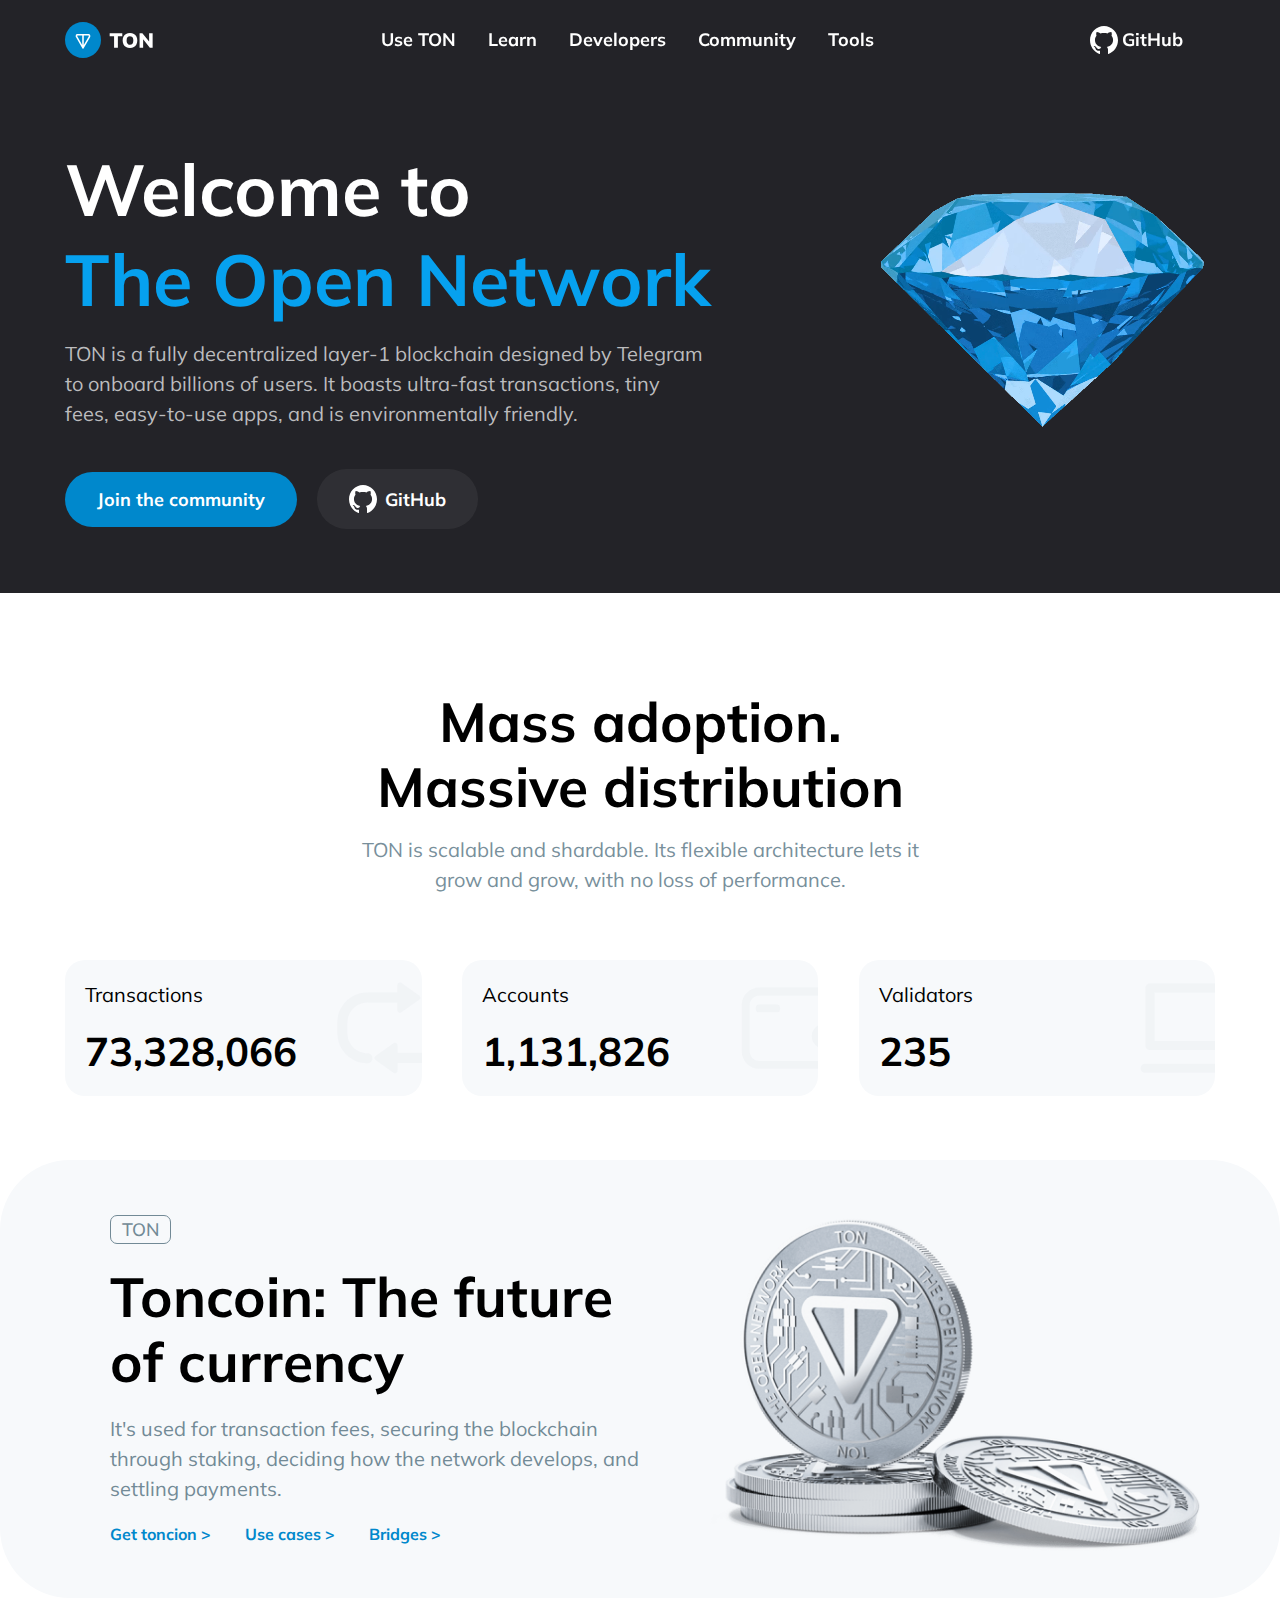
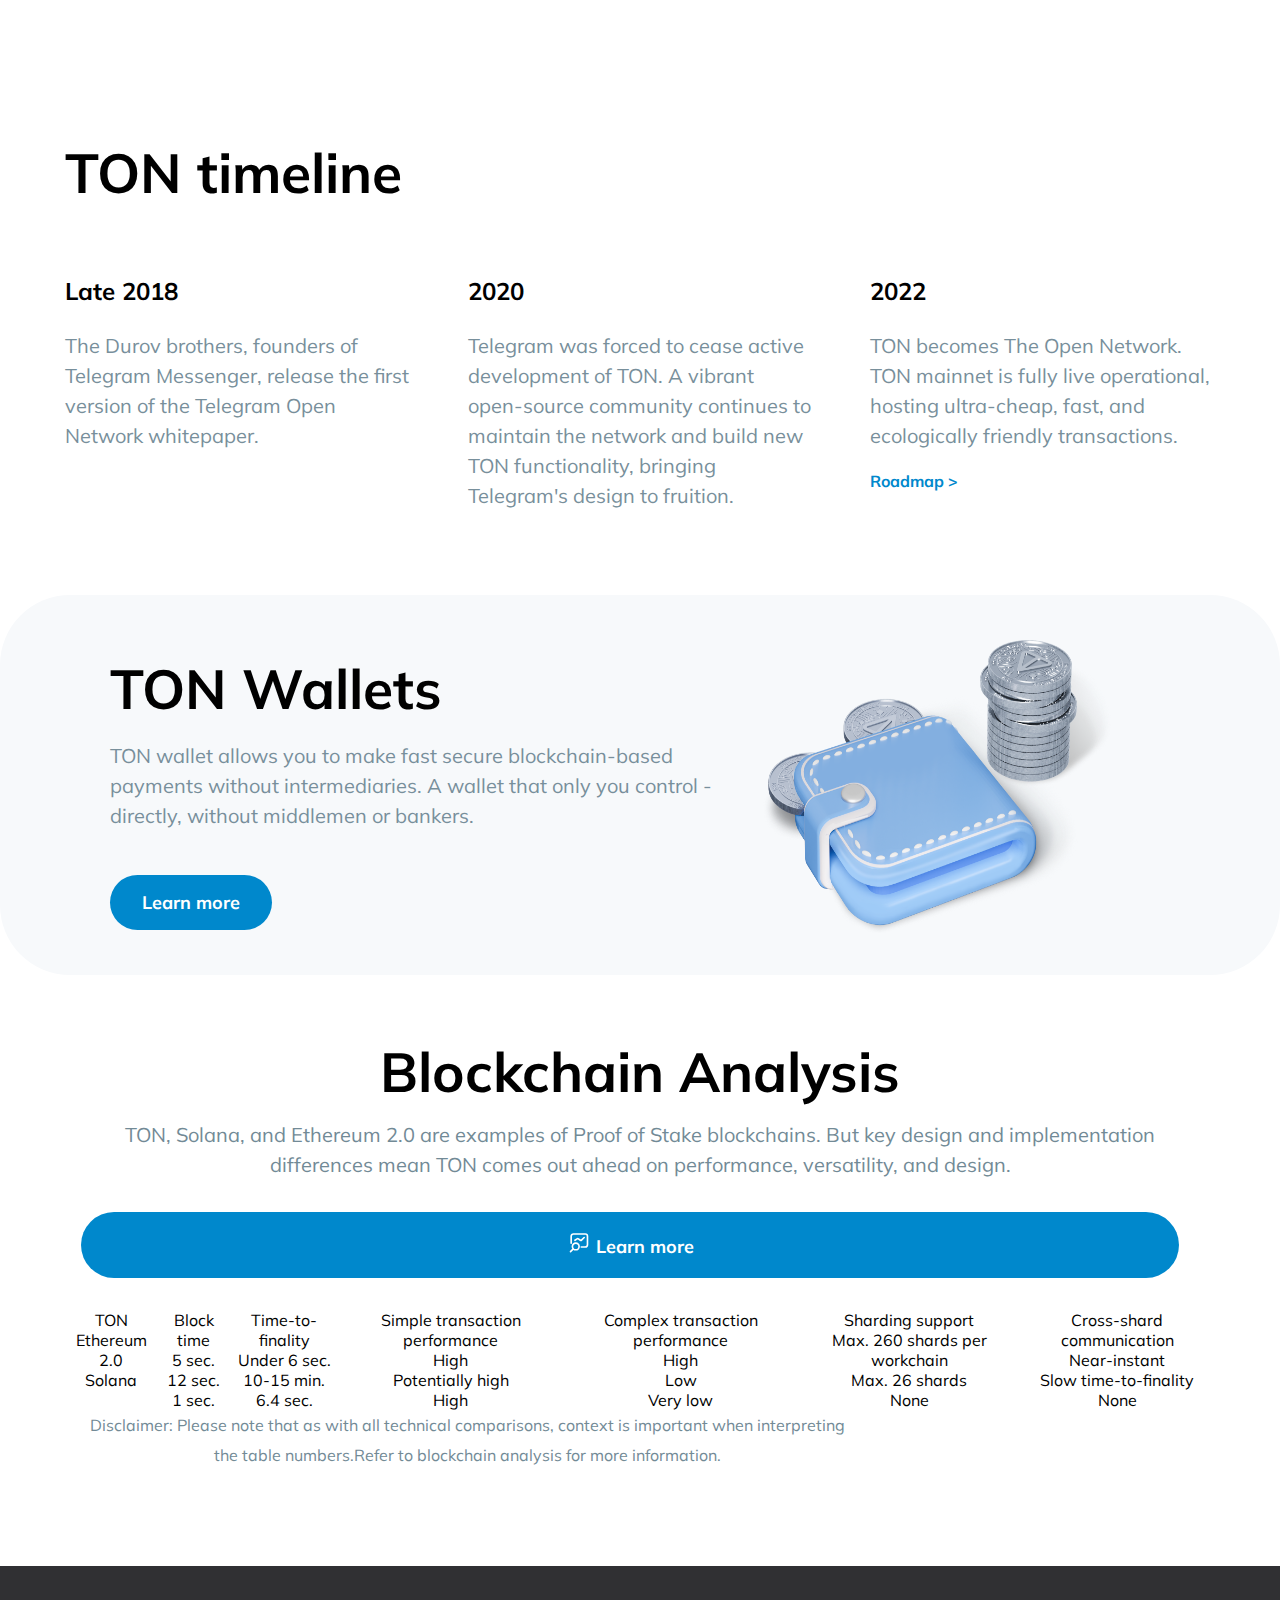
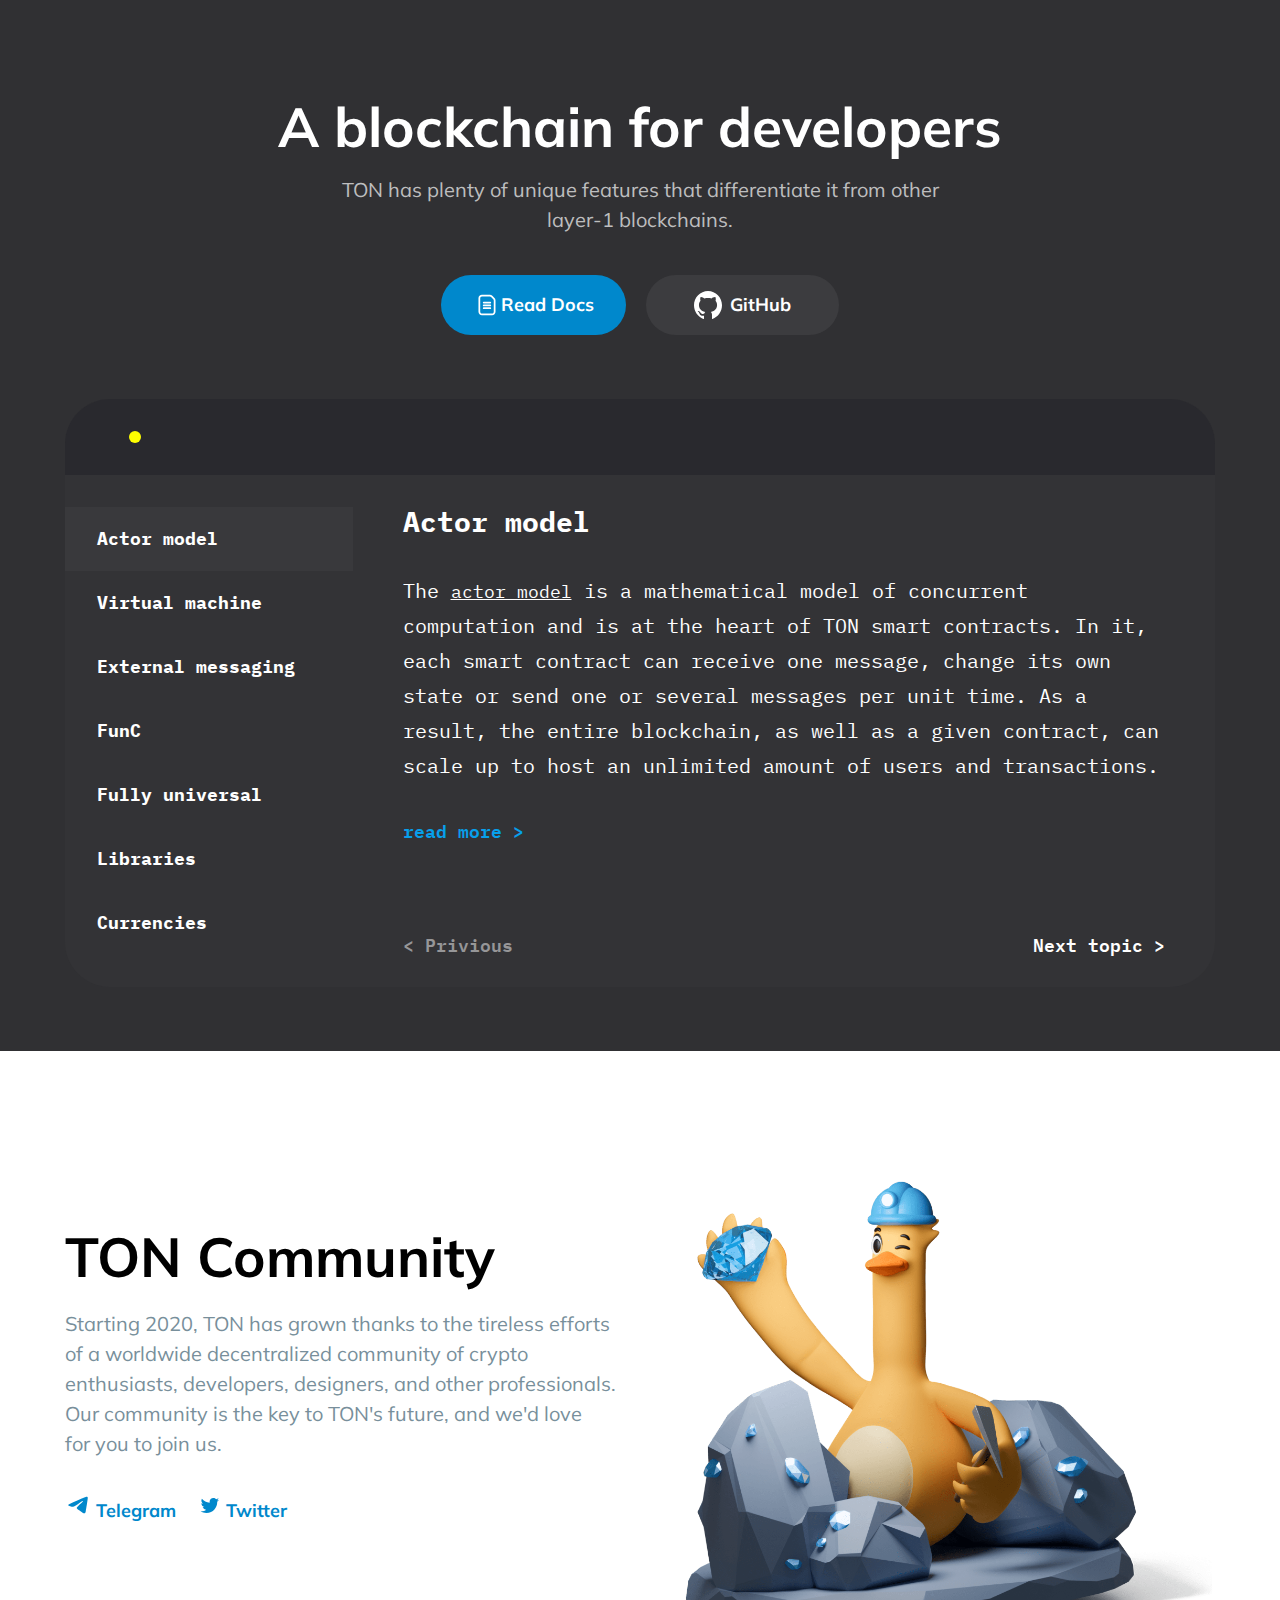
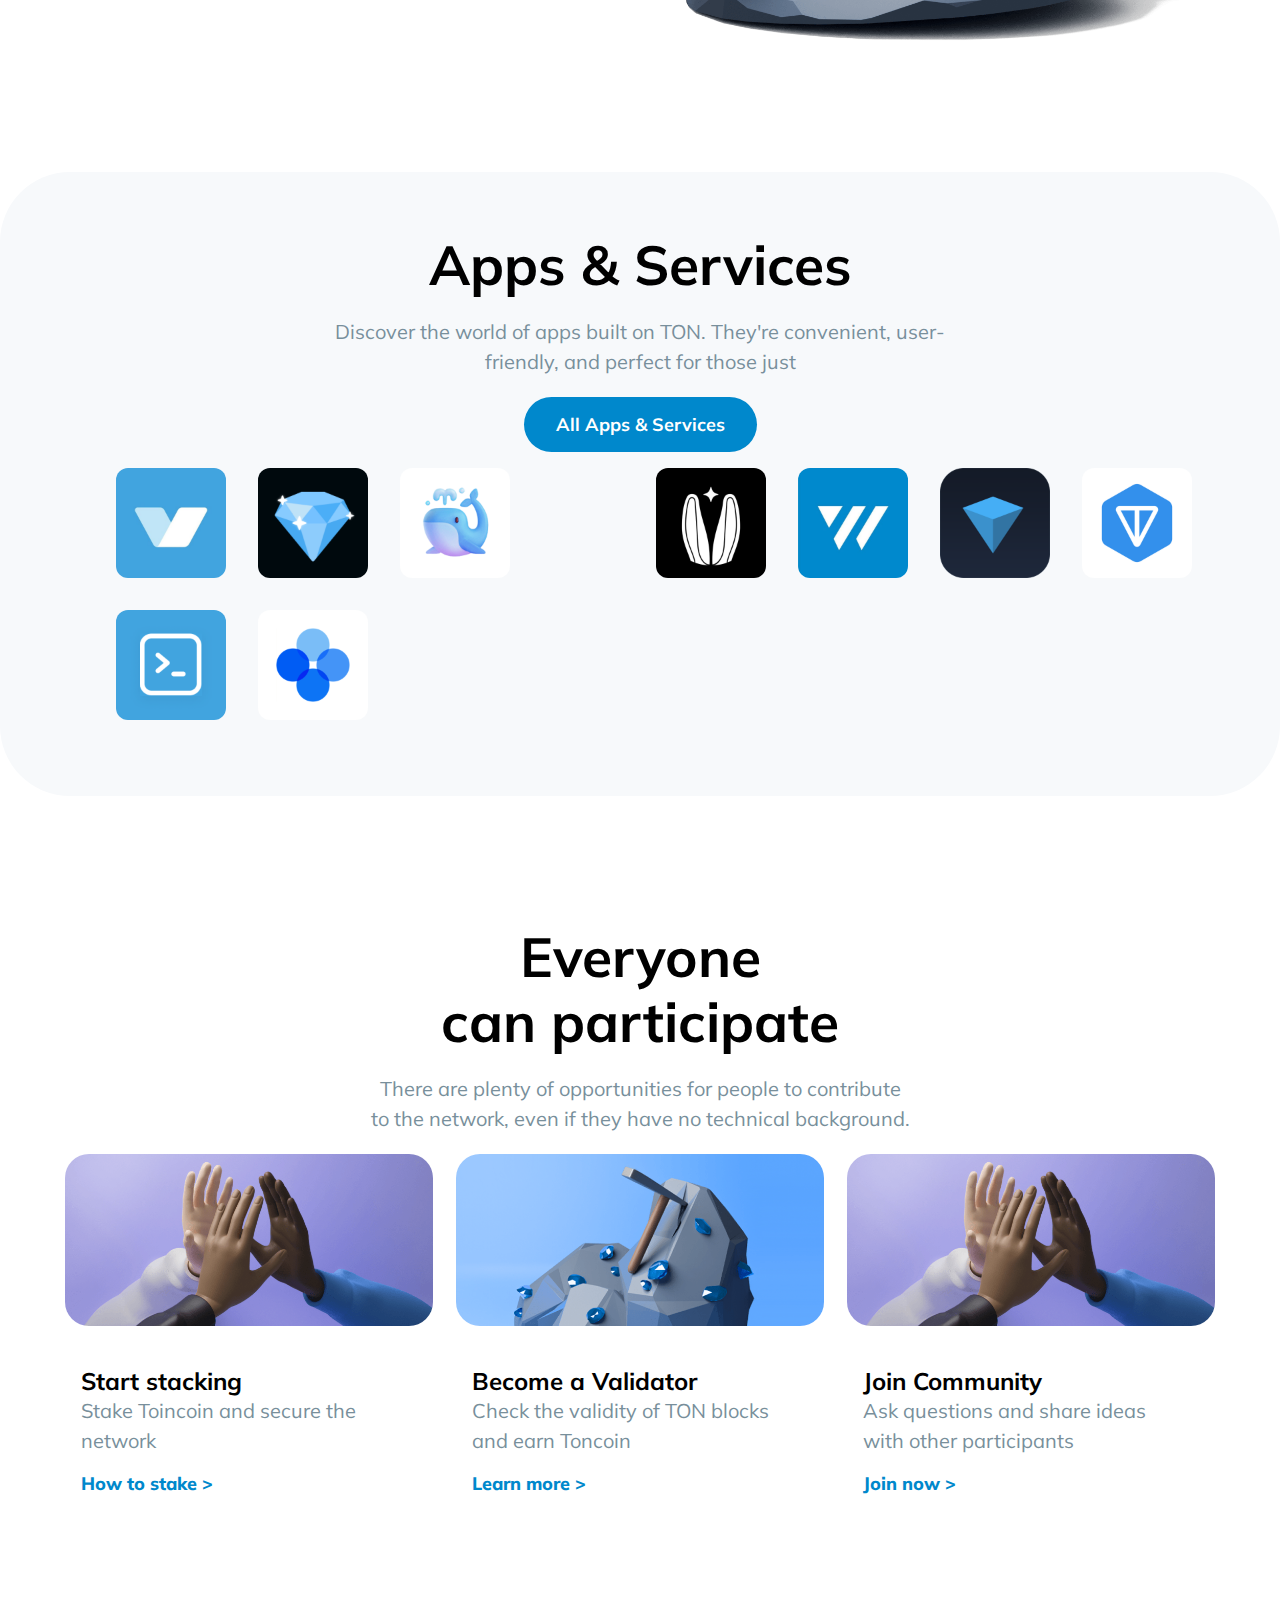
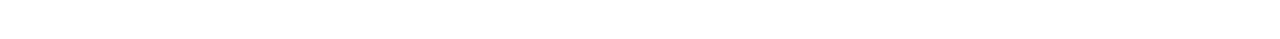
<file: index.html>
<html lang="en">

<head>
  <meta charset="UTF-8">
  <meta http-equiv="X-UA-Compatible" content="IE=edge">
  <meta name="viewport" content="width=device-width, initial-scale=1.0">
  <title>TON</title>
  <link rel="stylesheet" href="styles.css" />
  <link rel="preconnect" href="https://fonts.googleapis.com" />
  <link rel="preconnect" href="https://fonts.gstatic.com" crossorigin />
  <link rel="preconnect" href="https://fonts.googleapis.com">
  <link rel="preconnect" href="https://fonts.gstatic.com" crossorigin>
  <link rel="preconnect" href="https://fonts.googleapis.com">
  <link rel="preconnect" href="https://fonts.gstatic.com" crossorigin>
  <link href="https://fonts.googleapis.com/css2?family=Mulish:wght@200;400&display=swap" rel="stylesheet">
  <link href="https://fonts.googleapis.com/css2?family=Mulish:wght@800;900&display=swap" rel="stylesheet">
  <link href="https://fonts.googleapis.com/css2?family=IBM+Plex+Mono:wght@400;700&display=swap" rel="stylesheet" />
</head>

<body>
  <section class="main1">

    <nav>
      <div class="headline">
        <div class="logo"><a href="https://ton.org/">
          <svg width="100" height="40" viewBox="0 0 100 40" fill="none" xmlns="http://www.w3.org/2000/svg">
            <path
              d="M49.078 27.714V16.276h-4.402v-3.065h12.61v3.065h-4.402v11.438h-3.806zm8.572-7.262c0-1.509.295-2.819.885-3.93a6.277 6.277 0 0 1 2.53-2.612c1.097-.617 2.393-.926 3.888-.926 1.508 0 2.811.309 3.909.926a6.284 6.284 0 0 1 2.53 2.613c.603 1.11.905 2.42.905 3.929 0 1.495-.302 2.804-.905 3.929a6.416 6.416 0 0 1-2.53 2.633c-1.097.617-2.4.926-3.909.926-1.495 0-2.791-.309-3.888-.926a6.582 6.582 0 0 1-2.53-2.633c-.59-1.125-.885-2.434-.885-3.93zm3.97 0c0 .905.124 1.68.371 2.324.247.645.61 1.139 1.09 1.482.494.342 1.117.514 1.872.514 1.125 0 1.968-.377 2.53-1.132.562-.768.844-1.83.844-3.188 0-.905-.123-1.68-.37-2.325-.247-.644-.624-1.131-1.132-1.46-.493-.343-1.118-.515-1.872-.515-1.125 0-1.961.377-2.51 1.132-.548.74-.822 1.796-.822 3.168zm12.954 7.262V13.21h2.798l7.344 9.113h-.597v-9.113h3.518v14.503H84.84L77.537 18.6h.596v9.113h-3.559z"
              fill="currentColor"></path>
            <path d="M18 38c9.941 0 18-8.059 18-18S27.941 2 18 2 0 10.059 0 20s8.059 18 18 18z" fill="#08C"></path>
            <path fill-rule="evenodd" clip-rule="evenodd"
              d="M12.992 13.895h10.096c.357 0 .714.052 1.087.226.447.208.684.537.85.78a2.265 2.265 0 0 1 .332 1.185c0 .384-.09.802-.295 1.166l-.006.01-6.379 10.957a.783.783 0 0 1-1.355-.005L11.06 17.28l-.006-.01c-.143-.235-.364-.6-.403-1.072a2.136 2.136 0 0 1 1.219-2.105c.423-.198.851-.2 1.121-.2zm4.226 1.565h-4.226c-.277 0-.384.017-.458.052a.56.56 0 0 0-.322.56c.005.066.032.142.192.406a.913.913 0 0 1 .01.016l4.804 8.39V15.46zm1.566 0v9.465l4.915-8.444a.856.856 0 0 0 .093-.395.696.696 0 0 0-.08-.334 1.264 1.264 0 0 0-.125-.16.23.23 0 0 0-.073-.053.936.936 0 0 0-.426-.08h-4.304z"
              fill="#fff"></path>
          </svg>
        </a></div>
        <div class="links">
          <a href="#">Use TON </a>
          <a href="#">Learn</a>
          <a href="#">Developers</a>
          <a href="#">Community</a>
          <a href="#">Tools</a>
        </div>
        <div id="git">
          <a href="https://github.com/ton-blockchain"><svg width="28" height="28" viewBox="0 0 24 24" fill="none" xmlns="http://www.w3.org/2000/svg">
              <path
                d="M12.001 0C5.371-.003 0 5.511 0 12.317c0 5.381 3.36 9.956 8.038 11.636.63.163.534-.297.534-.611v-2.135c-3.638.438-3.786-2.035-4.03-2.448-.493-.865-1.66-1.085-1.311-1.498.828-.438 1.673.11 2.652 1.594.708 1.077 2.088.895 2.788.716.153-.647.48-1.225.93-1.674-3.77-.694-5.34-3.057-5.34-5.867 0-1.363.437-2.616 1.295-3.627-.547-1.666.05-3.093.131-3.305 1.558-.143 3.177 1.146 3.303 1.248.885-.245 1.896-.375 3.027-.375 1.137 0 2.15.135 3.044.383.303-.237 1.804-1.344 3.252-1.21.078.213.662 1.607.148 3.25.868 1.014 1.31 2.278 1.31 3.645 0 2.814-1.581 5.18-5.362 5.863.324.327.581.717.756 1.148.176.43.266.892.266 1.358v3.099c.021.248 0 .493.402.493C20.58 22.356 24 17.748 24 12.32 24 5.51 18.627 0 12.001 0z"
                fill="currentColor"></path>
            </svg>
            GitHub </a>
        </div>
      </div>
    </nav>


    <article class="content">
      <div class="text">
        <h1>Welcome to <br> <span class="title">The Open Network</span></h1>
        <p>TON is a fully decentralized layer-1 blockchain designed by Telegram
          <br> to onboard billions of users. It boasts ultra-fast transactions, tiny
          <br> fees, easy-to-use apps, and is environmentally friendly.
        </p>
        <div class="botton">
          <a class="join" href="https://ton.org/community">Join the community</a>
          <div id="git">
            <a href="https://github.com/ton-blockchain"><svg width="28" height="28" viewBox="0 0 24 24" fill="none" xmlns="http://www.w3.org/2000/svg">
                <path
                  d="M12.001 0C5.371-.003 0 5.511 0 12.317c0 5.381 3.36 9.956 8.038 11.636.63.163.534-.297.534-.611v-2.135c-3.638.438-3.786-2.035-4.03-2.448-.493-.865-1.66-1.085-1.311-1.498.828-.438 1.673.11 2.652 1.594.708 1.077 2.088.895 2.788.716.153-.647.48-1.225.93-1.674-3.77-.694-5.34-3.057-5.34-5.867 0-1.363.437-2.616 1.295-3.627-.547-1.666.05-3.093.131-3.305 1.558-.143 3.177 1.146 3.303 1.248.885-.245 1.896-.375 3.027-.375 1.137 0 2.15.135 3.044.383.303-.237 1.804-1.344 3.252-1.21.078.213.662 1.607.148 3.25.868 1.014 1.31 2.278 1.31 3.645 0 2.814-1.581 5.18-5.362 5.863.324.327.581.717.756 1.148.176.43.266.892.266 1.358v3.099c.021.248 0 .493.402.493C20.58 22.356 24 17.748 24 12.32 24 5.51 18.627 0 12.001 0z"
                  fill="currentColor"></path>
              </svg>
              GitHub </a>
          </div>
        </div>
      </div>

      <div class="dimond"><video src="./ton/videos/dimond_1_VP9.29bcaf8e.webm" loop autoplay muted></video> </div>
    </article>
  </section>

  <section class="info content">
    <div class="text">
      <h2 class="title">
        Mass adoption. <br>
        Massive distribution
      </h2>
      <p class="sub">TON is scalable and shardable. Its flexible architecture lets it grow and grow, with no loss of
        performance.
      </p>
    </div>

    <div class="counter">
      <div class="stat">
        <div class="stat-title">Transactions</div>
        <div class="munber">73,328,066</div>
        <svg width="124" height="124" viewBox="0 0 124 124" fill="none" xmlns="http://www.w3.org/2000/svg">
          <path
            d="M84.2 29.742l-18-12.75c-1.75-1-4 0-4 2v7.5h-30c-16.5 0-30 13.5-30 30v10.75c0 16.5 13.5 30 30 30 2.75 0 5-2.25 5-5s-2.25-5-5-5c-11 0-20-9-20-20v-10.75c0-11 9-20 20-20h30v7.75c0 2 2.25 3.25 4 2l18-12.75c1.25-.75 1.25-2.75 0-3.75z"
            fill="currentColor"></path>
          <path
            d="M92.075 26.6c-2.75 0-5 2.25-5 5s2.25 5 5 5c11 0 19.75 9 19.75 19.75V67.1c0 11-9 19.75-19.75 19.75h-29.75v-7.5c0-2-2.25-3.25-4-2l-18 12.75c-1.5 1-1.5 3 0 4l18 12.75c1.75 1.25 4 0 4-2V97.1h29.75c16.5 0 29.75-13.5 29.75-29.75V56.6c.25-16.5-13.25-30-29.75-30z"
            fill="currentColor"></path>
        </svg>
      </div>

      <div class="stat">
        <div class="stat-title">Accounts</div>
        <div class="munber">1,131,826</div>
        <svg width="124" height="124" viewBox="0 0 124 124" fill="none" xmlns="http://www.w3.org/2000/svg">
          <path fill-rule="evenodd" clip-rule="evenodd"
            d="M18.426 39.197c0-5.396 4.375-9.771 9.771-9.771h67.069c5.396 0 9.771 4.375 9.771 9.771v18.658h-11.94a12.369 12.369 0 1 0 0 24.737h11.94v2.656c0 5.396-4.375 9.77-9.771 9.77H28.197c-5.396 0-9.771-4.374-9.771-9.77V39.197zm9.771-17.623c-9.733 0-17.623 7.89-17.623 17.623v46.05c0 9.734 7.89 17.624 17.623 17.624h67.069c9.733 0 17.623-7.89 17.623-17.623V39.197c0-9.733-7.89-17.623-17.623-17.623H28.197zM89.904 67.03a4.516 4.516 0 0 1 3.194-1.323h11.247v9.033H93.098a4.516 4.516 0 0 1-3.194-7.71z"
            fill="currentColor"></path>
          <path fill-rule="evenodd" clip-rule="evenodd"
            d="M24.55 42.417a3.926 3.926 0 0 1 3.925-3.926h16.59a3.926 3.926 0 0 1 0 7.852h-16.59a3.926 3.926 0 0 1-3.926-3.926z"
            fill="currentColor"></path>
        </svg>
      </div>

      <div class="stat">
        <div class="stat-title">Validators</div>
        <div class="munber">235</div>
        <svg width="124" height="124" viewBox="0 0 124 124" fill="none" xmlns="http://www.w3.org/2000/svg">
          <path fill-rule="evenodd" clip-rule="evenodd"
            d="M17.21 22a4.542 4.542 0 0 1 4.542-4.541h80.75A4.542 4.542 0 0 1 107.044 22v57.5a4.542 4.542 0 0 1-4.542 4.542h-80.75A4.542 4.542 0 0 1 17.21 79.5V22zm9.084 4.542v48.416H97.96V26.543H26.294zM12.459 102.25A4.542 4.542 0 0 1 17 97.709h90a4.542 4.542 0 0 1 0 9.083H17a4.542 4.542 0 0 1-4.541-4.542z"
            fill="currentColor"></path>
        </svg>
      </div>
    </div>
  </section>

  <section class="toncoin content">
    <div class="textcoin">
      <div id="ton">Ton</div>
      <h2>Toncoin: The future <br> of currency</h2>
      <p class="sub">It's used for transaction fees, securing the blockchain through staking, deciding how the network
        develops, and settling payments.</p>
      <div>
        <a href="https://ton.org/toncoin#toncoin-purchase"> Get toncion > </a>
        <a href="https://ton.org/toncoin#toncoin-use-cases">Use cases ></a>
        <a href="https://ton.org/bridge/">Bridges ></a>
      </div>
    </div>
    <div class="pic">
      <img src="./ton/images/coins.a3b61944.png" width="560" height="358">
    </div>
  </section>

  <section class="timeline content">
    <div>
      <h2>TON timeline</h2>
    </div>
    <div class="stages">
      <div class="steps">
        <h3>Late 2018</h3>
        <p>The Durov brothers, founders of Telegram Messenger, release the first version of the Telegram Open Network
          whitepaper.</p>
      </div>
      <div class="steps">
        <h3>2020</h3>
        <p>Telegram was forced to cease active development of TON. A vibrant open-source community continues to maintain
          the network and build new TON functionality, bringing Telegram's design to fruition.</p>
      </div>
      <div class="steps">
        <h3>2022</h3>
        <p>TON becomes The Open Network. TON mainnet is fully live operational, hosting ultra-cheap, fast, and
          ecologically friendly transactions.</p>
        <a href="https://ton.org/roadmap">Roadmap ></a>
      </div>
    </div>
  </section>

  <section class="wallet content">
    <div class="info-wallet">
      <div class="text-wallet">
        <h2>TON Wallets</h2>
        <p>TON wallet allows you to make fast secure blockchain-based payments without intermediaries. A wallet that
          only you control - directly, without middlemen or bankers.</p>
        <a href="https://ton.org/wallets">Learn more</a>
      </div>
      <div class="pic-wallet">
        <img src="./ton/images/wallets_banner.c52237d4.png" width="350" height="300" alt="">
      </div>
    </div>
  </section>

  <section class="analys">
    <div class="title-analys">
      <h2>Blockchain Analysis</h2>
      <p>TON, Solana, and Ethereum 2.0 are examples of Proof of Stake blockchains. But key design and implementation
        differences mean TON comes out ahead on performance, versatility, and design.</p>
      <a id="learn" href="https://ton.org/analysis">
        <svg width="24" height="25" viewBox="0 0 24 25" fill="none" xmlns="http://www.w3.org/2000/svg">
          <path
            d="M8.76273 21.7916C10.6166 21.7916 12.1195 20.2887 12.1195 18.4349C12.1195 16.581 10.6166 15.0781 8.76273 15.0781C6.90886 15.0781 5.406 16.581 5.406 18.4349C5.406 20.2887 6.90886 21.7916 8.76273 21.7916Z"
            stroke="white" stroke-width="1.63429" stroke-miterlimit="10"></path>
          <path d="M3.51859 23.6225L6.06301 21.0781" stroke="white" stroke-width="1.63429" stroke-miterlimit="10"
            stroke-linecap="round" stroke-linejoin="round"></path>
          <path
            d="M4.16365 15.3057V8.25773C4.16365 7.00343 5.17903 6 6.42138 6H18.2237C19.478 6 20.4814 7.01538 20.4814 8.25773V16.7033C20.4814 17.9576 19.466 18.961 18.2237 18.961H14.2458"
            stroke="white" stroke-width="1.63429" stroke-miterlimit="10" stroke-linecap="round" stroke-linejoin="round">
          </path>
          <path
            d="M7.93847 12.2714L10.0648 10.9096C10.459 10.6587 10.9607 10.6587 11.343 10.9215L13.4096 12.2833C13.756 12.5103 14.2219 12.4625 14.5086 12.1758L17.1844 9.5"
            stroke="white" stroke-width="1.63429" stroke-miterlimit="10" stroke-linecap="round" stroke-linejoin="round">
          </path>
        </svg>
        Learn more</a>
    </div>

    <div class="time-table">
      <div class="row">
        <div class="column"></div>
        <div class="column">TON</div>
        <div class="column">Ethereum 2.0</div>
        <div class="column">Solana</div>
      </div>
      <div class="row">
        <div class="column">Block time </div>
        <div class="column">5 sec.</div>
        <div class="column">12 sec.</div>
        <div class="column">1 sec.</div>
      </div>
      <div class="row">
        <div class="column">Time-to-finality</div>
        <div class="column">Under 6 sec.</div>
        <div class="column">10-15 min.</div>
        <div class="column">6.4 sec.</div>
      </div>

      <div class="row">
        <div class="column">Simple transaction  performance </div>
        <div class="column">High</div>
        <div class="column">Potentially high</div>
        <div class="column">High</div>
      </div>
      <div class="row">
        <div class="column">Complex transaction  performance </div>
        <div class="column">High</div>
        <div class="column">Low</div>
        <div class="column">Very low</div>
      </div>
      <div class="row">
        <div class="column">Sharding support</div>
        <div class="column">Maх. 260 shards per workchain</div>
        <div class="column">Max. 26 shards</div>
        <div class="column">None</div>
      </div>
      <div class="row">
        <div class="column">Cross-shard communication </div>
        <div class="column">Near-instant</div>
        <div class="column">Slow time-to-finality</div>
        <div class="column">None</div>
      </div>
    </div>
    
    <div id="subtitle">
      <p>Disclaimer: Please note that as with all technical comparisons, context is important when interpreting the
        table numbers.Refer to <a href="https://ton.org/analysis"> blockchain analysis</a> for more information.</p>
    </div>

  </section>

  <section class="developers">
    <div class="text-developers">
      <h2>A blockchain for developers</h2>
      <p>TON has plenty of unique features that differentiate it from other <br> layer-1 blockchains.
      </p>
      <div class="botton">
        <div id="doc">
          <a href="https://ton.org/docs/#/"><svg width="28" height="28" viewBox="0 0 24 24" fill="none" xmlns="http://www.w3.org/2000/svg">
              <path
                d="M18.547 8.09v9.68a2.22 2.22 0 0 1-2.23 2.22h-8.65a2.218 2.218 0 0 1-2.23-2.22V6.22a2.23 2.23 0 0 1 2.23-2.23h6.78a2.27 2.27 0 0 1 1.57.65l1.87 1.88a2.22 2.22 0 0 1 .66 1.57zm-3.735 1.87h-5.64m5.64 2.4h-5.64m5.64 2.4h-5.64"
                stroke="currentColor" stroke-width="1.5" stroke-linecap="round" stroke-linejoin="round"></path>
            </svg>Read Docs </a>
        </div>
        <div id="git">
          <a href="https://github.com/ton-blockchain"><svg width="28" height="28" viewBox="0 0 24 24" fill="none" xmlns="http://www.w3.org/2000/svg">
              <path
                d="M12.001 0C5.371-.003 0 5.511 0 12.317c0 5.381 3.36 9.956 8.038 11.636.63.163.534-.297.534-.611v-2.135c-3.638.438-3.786-2.035-4.03-2.448-.493-.865-1.66-1.085-1.311-1.498.828-.438 1.673.11 2.652 1.594.708 1.077 2.088.895 2.788.716.153-.647.48-1.225.93-1.674-3.77-.694-5.34-3.057-5.34-5.867 0-1.363.437-2.616 1.295-3.627-.547-1.666.05-3.093.131-3.305 1.558-.143 3.177 1.146 3.303 1.248.885-.245 1.896-.375 3.027-.375 1.137 0 2.15.135 3.044.383.303-.237 1.804-1.344 3.252-1.21.078.213.662 1.607.148 3.25.868 1.014 1.31 2.278 1.31 3.645 0 2.814-1.581 5.18-5.362 5.863.324.327.581.717.756 1.148.176.43.266.892.266 1.358v3.099c.021.248 0 .493.402.493C20.58 22.356 24 17.748 24 12.32 24 5.51 18.627 0 12.001 0z"
                fill="currentColor"></path>
            </svg>
            GitHub </a>
        </div>
      </div>
    </div>

    <div class="table-developers">
      <div id="bar">
        <span class="middle-dot"></span>
      </div>
      <div class="blockchain-content">
        <div class="left-column">
          <a href="#" id="actor">Actor model</a>
          <a href="#">Virtual machine</a>
          <a href="#">External messaging</a>
          <a href="#">FunC</a>
          <a href="#">Fully universal</a>
          <a href="#">Libraries</a>
          <a href="#">Currencies</a>
        </div>
        <div class="right-column">
          <div class="text">
            <h3>Actor model</h3>
            <p> The <a href="https://en.wikipedia.org/wiki/Actor_model"> actor model</a> is a mathematical model of concurrent computation and is at the heart of TON smart
              contracts. In it, each smart contract can receive one message, change its own state or send one or several
              messages per unit time. As a result, the entire blockchain, as well as a given contract, can scale up to
              host an unlimited amount of users and transactions.</p>
            <a href="#">read more ></a>
          </div>
          <div class="link">
            <a class="privious" href="#">
              < Privious</a>
                <a class="Next" href="#">Next topic ></a>
          </div>
        </div>
      </div>
    </div>
  </section>

  <section class="community">
    <div class="text-community">
      <h2>TON Community</h2>
      <p>Starting 2020, TON has grown thanks to the tireless efforts <br> of a worldwide decentralized community of
        crypto <br> enthusiasts, developers, designers, and other professionals. <br> Our community is the key to TON's
        future, and we'd love <br> for you to join us.</p>
      <div class="social">
        <svg width="26" height="26" viewBox="0 0 32 32" fill="none" xmlns="http://www.w3.org/2000/svg">
          <path
            d="M5.64987 15.9221C12.0923 13.0562 16.3883 11.1669 18.5378 10.254C24.675 7.64769 25.9503 7.19494 26.7815 7.17983C26.9643 7.1767 27.3731 7.22296 27.6379 7.44233C27.8614 7.62756 27.9229 7.87777 27.9524 8.05339C27.9818 8.229 28.0185 8.62906 27.9893 8.94165C27.6567 12.5095 26.2177 21.1679 25.4856 25.164C25.1758 26.8549 24.5658 27.4218 23.9753 27.4773C22.6919 27.5979 21.7174 26.6114 20.4744 25.7794C18.5294 24.4776 17.4305 23.6673 15.5425 22.397C13.3606 20.9289 14.7751 20.122 16.0185 18.8034C16.344 18.4583 21.9985 13.207 22.1079 12.7306C22.1216 12.671 22.1343 12.4489 22.0051 12.3316C21.8759 12.2144 21.6851 12.2545 21.5475 12.2864C21.3524 12.3316 18.2452 14.4285 12.2258 18.5772C11.3439 19.1955 10.545 19.4968 9.82924 19.481C9.04017 19.4636 7.52233 19.0255 6.39397 18.651C5.00999 18.1917 3.91003 17.9488 4.00581 17.1687C4.0557 16.7624 4.60372 16.3469 5.64987 15.9221Z"
            fill="currentColor"></path>
        </svg>
        <a href="https://t.me/toncoin">Telegram</a>
        <svg width="24" height="24" viewBox="0 0 32 32" fill="none" xmlns="http://www.w3.org/2000/svg">
          <path
            d="M26.9459 11.6589C26.9459 11.8844 26.9459 12.1098 26.9459 12.3031C26.9459 18.9697 21.8573 26.667 12.582 26.667C9.71564 26.667 7.07474 25.8296 4.82031 24.4126C5.20679 24.4448 5.62547 24.477 6.01194 24.477C8.36299 24.477 10.553 23.6718 12.2921 22.3192C10.0699 22.287 8.20195 20.8055 7.59004 18.8087C7.9121 18.8731 8.20195 18.9053 8.55622 18.9053C9.00711 18.9053 9.45799 18.8409 9.87667 18.7121C7.55783 18.2612 5.8187 16.2322 5.8187 13.7845C5.8187 13.7523 5.8187 13.7523 5.8187 13.7201C6.49503 14.1066 7.26798 14.332 8.10534 14.3643C6.75268 13.4625 5.85091 11.9166 5.85091 10.1453C5.85091 9.21128 6.10856 8.34171 6.52724 7.60097C9.00711 10.6606 12.743 12.6573 16.9298 12.8828C16.8332 12.5285 16.801 12.1098 16.801 11.7234C16.801 8.92142 19.0554 6.66699 21.8573 6.66699C23.3066 6.66699 24.6271 7.27891 25.5288 8.24509C26.6883 8.01965 27.7511 7.60097 28.7495 7.02126C28.363 8.21289 27.5578 9.17907 26.5272 9.82319C27.5578 9.69437 28.524 9.43672 29.4258 9.01804C28.7817 10.0486 27.9443 10.9504 26.9459 11.6589Z"
            fill="currentColor"></path>
        </svg>
        <a href="https://twitter.com/ton_blockchain">Twitter</a>
      </div>
    </div>
    <div class="pic-community">
      <img src="./ton/images/duck.40264b49.png" alt="">
    </div>
  </section>

  <section class="apps">
      <div class="text-apps">
        <h2>Apps & Services </h2>
        <p>Discover the world of apps built on TON. They're convenient, user-friendly, and perfect for those just</p>
        <div class="botton">
          <a href="https://ton.app/">All Apps & Services</a>
        </div>
    </div>
    <div class="pic-apps">
      <div class="left">
        <div id="icon-left1"><img  src="./ton/section icons/firsteftpng.png" alt=""></div>
        <div id="icon-left2"><img  src="./ton/section icons/secondleft.png" alt=""></div>
        <div id="icon-left3"><img  src="./ton/section icons/thirdleft.png" alt=""></div>
        <div id="icon-left4"><img  src="./ton/section icons/fourthleft.png" alt=""></div>
        <div id="icon-left5"><img  src="./ton/section icons/fifthleft.png" alt=""></div>
      </div>
      <div class="right">
        <div id="icon-right1"><img  src="./ton/section icons/firstright.png" alt=""></div>
        <div id="icon-right2"><img  src="./ton/section icons/secondright.png" alt=""></div>
        <div id="icon-right3"><img  src="./ton/section icons/thirdright.png" alt=""></div>
        <div id="icon-right4"><img  src="./ton/section icons/fouthright.png" alt=""></div>
      </div>
    </div>
  </section>

  <section class="everyone">
    <div class="everyone-text">
      <h2>Everyone <br>
        can participate</h2>
      <p>There are plenty of opportunities for people to contribute <br> to the network, even if they have no technical background.</p>
    </div>
    <div class="everyone-pics">
      <div class="pic1">
        <a href="https://tonvalidators.org/">
        <img src="./ton/images/community.481d2bbd.png" alt="">
        <div class="text"><h3>Start stacking</h3>
        <p>Stake Toincoin and secure the<br> network</p>
        <div class="button"> How to stake  ></div>
      </div>
        </a>
      </div>
      <div class="pic2">
        <a href="https://ton.org/validator">
          <img src="./ton/images/minting.df68d312.png" alt="">
          <div class="text"><h3>Become a Validator</h3>
          <p>Check the validity of TON blocks <br>and earn Toncoin</p>
          <div class="button"> Learn more  ></div>
        </div>
          </a>
      </div>
      <div class="pic3">
        <a href="https://ton.org/community">
          <img src="./ton/images/community.481d2bbd.png" alt="">
          <div class="text"><h3>Join Community</h3>
          <p>Ask questions and share ideas <br>with other participants</p>
          <div class="button"> Join now  ></div>
        </div>
          </a>
      </div>
    </div>

  </section>
</body>

</html>
</file>
<file: styles.css>
:root{
--content-width:1150px;
--color-p1: #bcbcbe;
--color-p2:#788f9b;
--color-a: #0088cc;
--weight-a: 700;
--font-p:font-family: 'Mulish', sans-serif;
}

*,*::before,*::after{
    box-sizing: inherit;
}
html,body{
box-sizing: border-box;
    padding: 0%;
    margin: 0%;
}
body{
    /* text-transform: capitalize; */
    font-family: Mulish,-apple-system,BlinkMacSystemFont,Segoe UI,Roboto,Oxygen,Ubuntu,Cantarell,Fira Sans,Droid Sans,Helvetica Neue,sans-serif;
}

.main1{background-color:rgb(35, 35, 40) ;
color: rgb(247, 249, 251);
width: 100%;
color:  #fff;
}
nav{
width: 100%;
position: fixed;
background-color: rgb(35, 35, 40, 0.9);
z-index: 10;
}
.headline{
    display: flex;
    justify-content: space-between; 
    max-width: 1150px;
    margin: auto;
    width: 100%;
    align-items: center;
    font-size: 18px;
    font-weight: 700;
    padding: 12px 0px 20px 0;
    color: white;
}
.main1 nav #git{
    position: relative;
    padding: 16px 32px;
    font-size: 18px;
    font-weight: 700;

}
.main1 nav #git a{
    display: flex;
    align-items: center;
    text-align: center;
}
.main1 nav #git svg{
    margin-right: 0px;
    color: white;
    position: absolute;
   left: 0;


}
.content{
    display: flex;
    max-width: var(--content-width);
    margin: auto;
    padding-top: 6rem;
    padding-bottom: 4rem;
   
   
}
.main1 .content .text{
    width: 70%;
   
}
.main1 .content .dimond{
    width: 30%;
    align-content: center;   
    position: relative;
}
.main1 .content .dimond video{
    width: 100%;
    position: absolute;
    top: 6%;
}
.main1 .logo{
    color: white;
    border-style:none;
}
.main1 .links{
    display: flex;
}
a{
    text-decoration: none;
    color: white;
}
.main1 .links a{
  padding: 8px 16px;
  font-weight: var(--weight-a);
}
.main1 .content .botton{
    color: white;
    margin: 0px;
}
.main1 .content .text h1{
    font-size: 72px;
   margin-bottom: 15px;
   line-height: 90px; 
}
.main1 .content .text .title{
    color: rgba(6, 161, 239, 1);

}
.main1 .content .text p{
    font-size: 20px;
   padding-bottom: 40px;
    margin: 0%;
    font-weight: 0;
    line-height: 30px;
    color: var(--color-p1);
}
.main1 .content .text .botton{
display: flex;
align-items: center;
text-align: center;
}
.main1 .content .text .botton .join{
    background-color:#08c;
    border-radius: 40px;
    padding: 16px 32px;
    font-size: 18px;
    font-weight: 700;
    margin-right: 20px;
}
.main1 .content .text .botton #git a{
    background-color:hsla(0,0%,100%,0.06);
    border-radius: 40px;
    padding: 16px 32px;
    font-size: 18px;
    font-weight: 700;
    display: flex;
    align-items: center;
    text-align: center;
    
}
.main1 .content .text .botton #git svg{
    color: white;
    margin-right: 8px;
}
h2{ 
 font-size: 55px; 
 line-height: 65px;
}
.sub{
    font-size: 20px;
    font-weight: 400;
    line-height: 30px;
    color: rgb(114, 138, 150); 
}


.info{
    flex-direction:column ;
}
.info  .text{
     text-align: center;
}

.info .text .title{
padding-left: 20px;
padding-right: 20px;
padding-bottom: 16px;
margin: 0%;
}
.info .text .sub{
margin: auto;
max-width: 600px;
padding-bottom: 65px;
font-size: 20px;
padding-left: 20px;
padding-right: 20px;
font-weight: 400;
line-height: 30px;
color:var(--color-p2);
}
.info .counter{
display: flex;
justify-content: space-between;
 ;
}
.info .counter .stat{
    width: 31%;
    background-color:rgb(247, 249, 251);
    border-radius: 20px;
    padding: 20px;
    position: relative;
    overflow: hidden;
}
.info .counter .stat .stat-title{
    font-size: 20px;
    line-height:30px;
    padding-bottom: 16px;
}
.info .counter .stat .munber{
font-size: 40px;
font-weight: 700;
}
.info .counter .stat svg{
    color:rgba(236,240,243,0.6);
    position: absolute;
    right: 0px;
    top: 50%;
    transform: translate(30%, -50%);
 
}


.toncoin {
 display: flex;   
 background-color:  #f7f9fb;
 border-radius: 70px;
 justify-content: space-between;
 align-items: center;
 /*max-width: calc(var(--content-width) + 64px );*/
 box-sizing: content-box;
 padding: 40px 110px;
}
.toncoin.content{
    
}
#ton{
    display: inline-block;
    border: 1px solid;
    border-radius: 7px;
    padding: 2px 11px;
    margin: 0px;
    font-size: 18px;
    font-weight: 500;
    text-align: center;
    text-transform: uppercase;
    color: #728a96;
}
.toncoin .textcoin{
    max-width: var(--content-width);

}
.toncoin .textcoin h2{
    margin:20px 0px;
}
.toncoin .textcoin a{
    font-weight: var(--weight-a);
    color:var(--color-a) ;
    padding-right: 30px;
}
.toncoin .pic{
    width: 50%;
}


.timeline{
    display: block;
}
.timeline .stages{
    display: flex;
    flex-direction: row; 
    width: 100%;
    justify-content: space-between;
}
.timeline .stages .steps{    
width: 30%;

}
.timeline .stages .steps h3{
font-size: 24px;
    font-weight: 700;
    line-height: 32px;
}
.timeline .stages .steps p{   
     font-size: 20px;
     font-size: 20px;
     font-weight: 400;
     line-height: 30px;
     color:var(--color-p2);
}
.timeline .stages .steps a{
    color: var(--color-a);
    font-weight: var(--weight-a);
}


.wallet{
    background-color:  #f7f9fb;
    border-radius: 70px;
    box-sizing: content-box;
    padding: 40px 110px;
}
.wallet .info-wallet{
    display: flex;   
    justify-content: space-between;
    align-items: center;      
}
.wallet .info-wallet .text-wallet{
    width: 60%;
}
.wallet .info-wallet .pic-wallet{
    width: 40%;
    padding-left:40px;
}
.wallet .info-wallet .text-wallet h2{
    margin: 0px;

}
.wallet .info-wallet p{
    font-size: 20px;
    font-size: 20px;
    font-weight: 400;
    line-height: 30px;
    color:var(--color-p2);
    margin-top: 20px;
    margin-bottom: 60px;
}
.wallet .info-wallet .text-wallet a{
    color: white;
    font-weight: var(--weight-a);
    background-color:#08c;
    border-radius: 40px;
    padding: 16px 32px;
    font-size: 18px;
    font-weight: 700;
    margin-top: 20px;
}


.analys{
align-items: center;
text-align: center;
max-width: var(--content-width);
margin: auto;
padding-top: 4rem;
padding-bottom: 4rem;
justify-items: space-between;
}

.analys .title-analys{
font-size: 20px;
line-height: 30px;
font-weight: 400;
padding:0 16px 32px 16px ;
flex-direction: column; 
display: flex;
}
.analys .title-analys h2{
    margin: 0px;
    padding-bottom: 16px;
}
.analys p{
    margin: 0px;
    color: #728a96;
    /* font-size: 20px; */
line-height: 30px;
/* font-weight: 400; */
padding:0 16px 32px 16px ;
}
.analys #learn{
    background-color:#08c;
    border-radius: 40px;
    padding: 16px 32px;
    font-size: 18px;
    font-weight: 700;
    margin-right: 20px;
}
.link-analys svg{
    padding-right: 5px;
    width: 28px;
    height: 28px;
}
.analys .time-table{
    display: flex;
    flex-direction: column;
    flex-direction: row;

}
.analys .time-table{
    display: flex;
}
#subtitle {
    display: flex;
    align-content: center;
    width: 70%;
    text-align: center;
    color: #728a96;
}
#subtitle a{
    color: #728a96;  
    text-align: center;
    margin: auto;
}


.developers{
    width: 100%;
    background-color: #303033; 
    padding: 64px 0;
   
}
.developers .text-developers{
    text-align: center;
    display: flex;
    flex-direction: column;
    align-items: center;
    margin: auto;
    padding: 64px 0;
    color: #fff;
}
.developers .text-developers h2{
    margin: 0 0 16px 0;
}
.developers .text-developers p{
    color: rgba(255,255,255,0.7);
    font-size: 20px;
    font-weight: 400;
    line-height: 30px;
    margin-top: 0px;
    margin-bottom: 40px;
}
.developers .text-developers .botton {
    display: flex;
    align-items: center;

}
.developers .text-developers .botton a{
    display: flex;
    align-items: center;
    text-align: center;
}
.developers .text-developers .botton #git{    
    background-color:hsla(0,0%,100%,0.06);
    border-radius: 40px;
    padding: 16px 48px;
    font-size: 18px;
    font-weight: 700;
}
.developers .text-developers .botton #git svg{
margin-right: 8px;
}
.developers .text-developers .botton #doc{    
    background-color:#08c;
    border-radius: 40px;
    padding: 16px 32px;
    font-size: 18px;
    font-weight: 700; 
    margin-right:20px;
}
.developers .table-developers{
    width: 90%;
    background-color: #333336;    
    max-width: var(--content-width);
    margin: auto;
    border-radius: 45px;
    overflow: hidden;
    font-family: "IBM Plex Mono", monospace;
}
.developers .table-developers #bar{
background-color: #29292e;
padding: 32px 0;
max-width: var(--content-width);
}
.developers .table-developers .blockchain-content{
    color: #fff;
    display: flex;   
}
.developers .table-developers #bar .middle-dot{
    background-color: yellow;
    width: 12px;
    height: 12px;
    border-radius: 50%;
    margin-left: 64px;
    display: inline-block;
}
.developers .table-developers .left-column{
    width: 25%;
    display: flex;
    flex-direction: column;
    justify-content: space-between;
    padding: 32px 0px;
}
.developers .table-developers .left-column a{
    padding: 16px 32px;
    font-size: 18px;
    line-height: 32px;
    font-weight: 700;
}   
.developers .table-developers .left-column #actor{
    background-color: #39393c;
} 
.developers .table-developers .right-column{
    width: 75%;
    display: flex;
    flex-direction: column;
    justify-content: space-between;
    padding: 28px 50px;
    font-family: "IBM Plex Mono", monospace;
}
.developers .table-developers .right-column a{
    color: #07a0ec;
    margin-top: 64px;
    font-size: 18px;
    line-height: 30px;
    font-weight: 600;
    font-family: var(--font-p)
}
.developers .table-developers .right-column .link{
    /* margin: 50px 0px; */
    display: flex;
    justify-content: space-between;   
   
}
.developers .table-developers .right-column .link .privious{
    color:#969698 ;
}
.developers .table-developers .right-column .link .next{
    color: #fff;
}
.developers .table-developers .right-column h3{
    margin: 0%;
    font-size: 28px;
    line-height: 38px;
    font-weight: 700;
    font-family: "IBM Plex Mono", monospace;
}
.developers .table-developers .right-column p{
    margin: 32px 0;
    font-size: 20px;
    line-height: 35px;
    font-family: "IBM Plex Mono", monospace;
    font-weight: 400;
}
.developers .table-developers .right-column p a{
    color: #fff;
    text-decoration: underline;
    font-weight: 400;
}


.community{
    display: flex;
    max-width: var(--content-width);
    margin: auto;
    padding: 128px 0;
}
.community .text-community{
    width: 50%;
}
.community .text-community h2{
margin-bottom: 0px;
}
.community .text-community p{
    color: var(--color-p2);
    font-size: 20px;
    font-weight: 400;
    line-height: 30px;
}
.community .text-community .social{
    font-size: 18px;
    font-weight: 700;
    color: var(--color-a); 
    margin-top: 32px;

}
.community .text-community .social a{
    color: var(--color-a);
    padding-right: 16px;
}
.community .pic-community{
    width: 50%;
}
.community .pic-community img{
    width: 100%;
}


.apps{
    background-color:  #f7f9fb;
    border-radius: 70px;
    padding: 60px 100px;
    box-sizing: content-box;
    max-width: var(--content-width);
    margin: auto;
}
.apps .text-apps{
    text-align: center;
    display: flex;
    flex-direction: column;
    justify-content: center;
    width: 60%;
    margin: auto;
    align-items: center;
   
}
.apps .text-apps h2{
    margin: 0;
}
.apps .text-apps p{
    color: var(--color-p2);
    font-size: 20px;
    line-height: 30px;
}
.apps .botton{
    background-color:#08c;
    border-radius: 40px;
    padding: 16px 32px;
    font-size: 18px;
    font-weight: 700;
    /* box-sizing: content-box; */
    width: fit-content;
    text-align: center;

}
.apps .pic-apps{
    display: flex;
    justify-content: space-between;
    margin: auto;
}
.apps .pic-apps img{
    width: 110px;
    height: 110px;
    border-radius: 28px;
    padding: 16px;
    /* width: 100%; */
}
.apps .pic-apps .left{
    width: 50%;
    display: flex;
    flex-wrap: wrap;

}
.apps .pic-apps .right{
    width: 50%;
    display: flex;
    
}

.everyone{
    display: flex;
    flex-direction: column;
    width: 100%;
    max-width: var(--content-width);
    align-content: center;
    margin: auto;
    padding: 128px 0;
}
.everyone .everyone-text{
    text-align: center;

}
.everyone .everyone-text h2{
  margin: 0%;
}
.everyone .everyone-text p{
    color: var(--color-p2);
    font-size: 20px;
    line-height: 30px;
}
.everyone .everyone-pics {
display: flex;
justify-content: space-between;

}
.everyone .everyone-pics .pic1{
    width: 32%;
}
.everyone .everyone-pics .pic2{
    width: 32%;
}
.everyone .everyone-pics .pic3{
    width: 32%;
}
.everyone .everyone-pics img{
    width: 100%;
    border-radius: 24px;
    /* padding: 8px; */
}
.everyone .everyone-pics a{
    color: black;    
}
.everyone .everyone-pics a .text{
    margin-top: 24px;
    padding:  16px;
}
.everyone .everyone-pics a h3{
    font-size: 24px;
    line-height: 30px;
    margin:0; 
    font-weight: 700;
}
.everyone .everyone-pics a p{
    color: var(--color-p2);
    font-size: 20px;
    line-height: 30px;
    margin: 0%;
}
.everyone .everyone-pics a .button{
    color: var(--color-a);
    font-size: 18px;
    font-weight: 800;
    margin-top: 16px;
}
</file>
